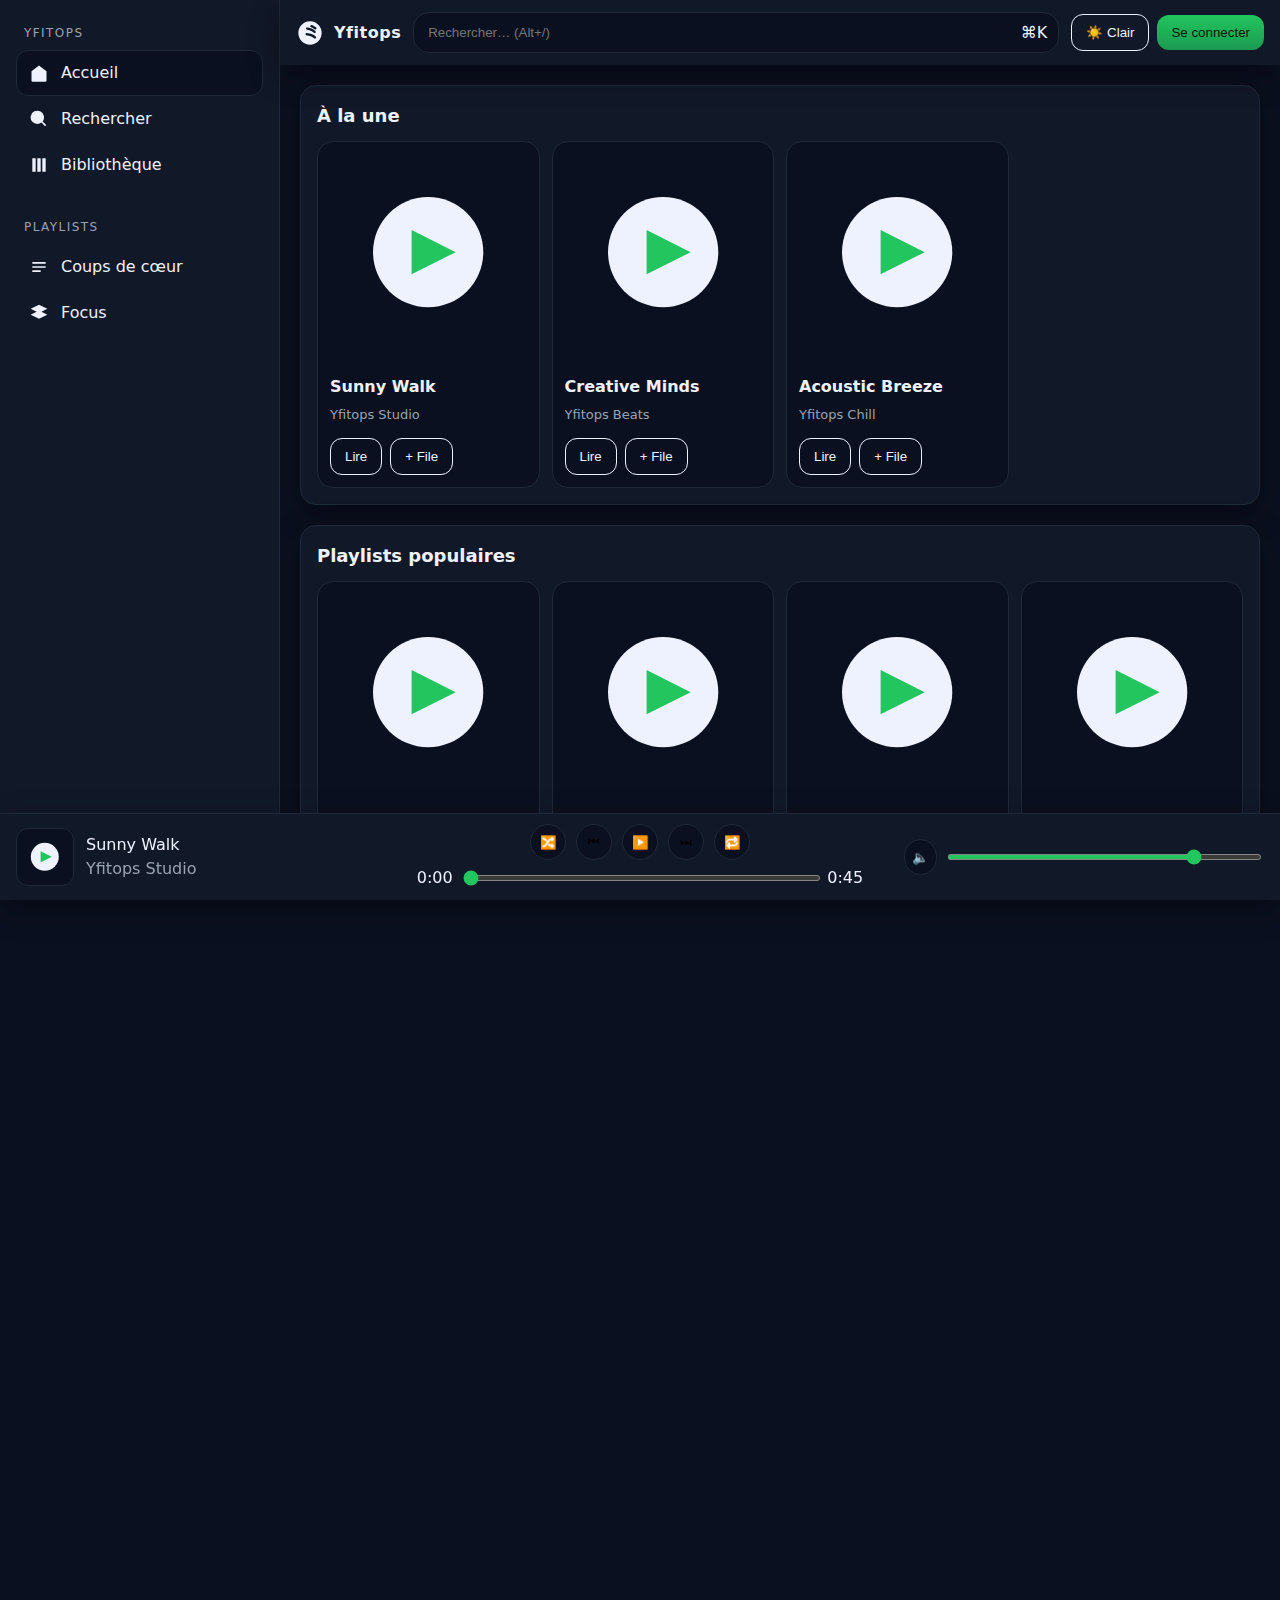
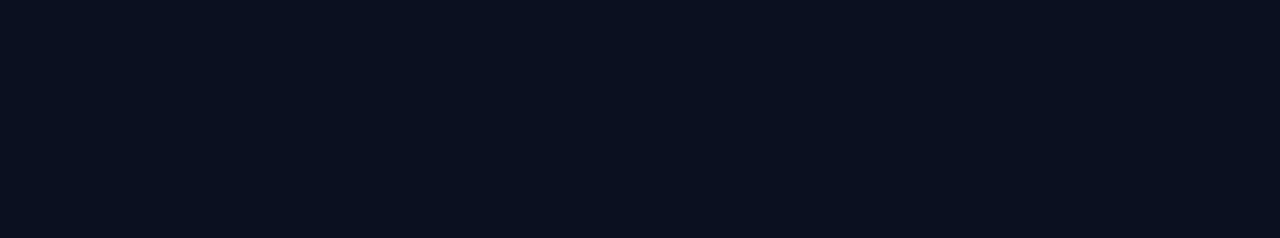
<file: index.html>
<!doctype html>
<html lang="fr">
<head>
    <meta charset="utf-8" />
    <meta name="viewport" content="width=device-width, initial-scale=1" />
    <title>Yfitops — Écoutez de la musique partout</title>
    <meta name="description" content="Yfitops, un clone accessible de Spotify en HTML/CSS/JS (WCAG AA), responsive, sans dépendances." />
    <meta name="theme-color" content="#0f172a" />
    <link rel="stylesheet" href="./style.css">


</head>
<body>
  <a href="#main" class="sr-only" id="skip-link">Aller au contenu</a>

  <div class="app" data-theme="dark">
    <nav class="sidebar" aria-label="Navigation principale">
      <div class="nav-section">
        <div class="nav-title">Yfitops</div>
        <a class="nav-link" href="#home" aria-current="page">
          <svg aria-hidden="true" width="20" height="20" viewBox="0 0 24 24" fill="currentColor"><path d="M3 9.75 12 3l9 6.75V21a1.5 1.5 0 0 1-1.5 1.5H4.5A1.5 1.5 0 0 1 3 21V9.75Z"/></svg>
          <span>Accueil</span>
        </a>
        <a class="nav-link" href="#search">
          <svg aria-hidden="true" width="20" height="20" viewBox="0 0 24 24" fill="currentColor"><path d="M10 18a8 8 0 1 1 6.32-3.1l4.39 4.39-1.41 1.41-4.39-4.39A8 8 0 0 1 10 18Z"/></svg>
          <span>Rechercher</span>
        </a>
        <a class="nav-link" href="#library">
          <svg aria-hidden="true" width="20" height="20" viewBox="0 0 24 24" fill="currentColor"><path d="M4 4h4v16H4zM10 4h4v16h-4zM16 4h4v16h-4z"/></svg>
          <span>Bibliothèque</span>
        </a>
      </div>
      <div class="nav-section">
        <div class="nav-title">Playlists</div>
        <a class="nav-link" href="#picks"><svg aria-hidden="true" width="20" height="20" viewBox="0 0 24 24" fill="currentColor"><path d="M4 6h16v2H4zm0 5h16v2H4zm0 5h10v2H4z"/></svg><span>Coups de cœur</span></a>
        <a class="nav-link" href="#focus"><svg aria-hidden="true" width="20" height="20" viewBox="0 0 24 24" fill="currentColor"><path d="M12 2 2 7l10 5 10-5-10-5zm0 7-10 5 10 5 10-5-10-5z"/></svg><span>Focus</span></a>
      </div>
    </nav>

    <header role="banner">
      <div class="brand" aria-label="Yfitops, aller à l'accueil">
        <svg aria-hidden="true" viewBox="0 0 24 24" fill="currentColor"><path d="M12 2a10 10 0 1 0 10 10A10.011 10.011 0 0 0 12 2Zm4.95 14.536a1 1 0 0 1-1.415.05 9.16 9.16 0 0 0-2.86-1.79 14.89 14.89 0 0 0-3.63-.896 1 1 0 0 1 .274-1.986 16.943 16.943 0 0 1 4.15 1.02 11.129 11.129 0 0 1 3.47 2.173 1 1 0 0 1 .01 1.43ZM17 11a1 1 0 0 1-1.707.707 9.631 9.631 0 0 0-2.147-1.434 13.676 13.676 0 0 0-3.646-1.105 1 1 0 1 1 .36-1.966 15.5 15.5 0 0 1 4.073 1.233A11.542 11.542 0 0 1 17 11Zm.5-3a1 1 0 0 1-1.707.707A12.3 12.3 0 0 0 13 7.17a1 1 0 1 1 .5-1.936 14.25 14.25 0 0 1 3.086 1.652A1 1 0 0 1 17.5 8Z"/></svg>
        <strong class="brand-name" aria-hidden="true">Yfitops</strong>
      </div>

      <form class="search" role="search" aria-label="Rechercher des morceaux ou artistes">
        <label class="sr-only" for="q">Recherche</label>
        <input id="q" name="q" type="search" placeholder="Rechercher… (Alt+/)" autocomplete="off" />
        <span class="icon" aria-hidden="true">⌘K</span>
      </form>

      <div class="header-actions">
        <button id="themeBtn" class="btn" type="button" aria-pressed="false" aria-label="Basculer le thème">Thème</button>
        <button id="loginBtn" class="btn primary" type="button">Se connecter</button>
      </div>
    </header>

    <main id="main" role="main">
      <section class="section" aria-labelledby="s-hero">
        <h2 id="s-hero">À la une</h2>
        <div class="cards" id="heroCards" role="list"></div>
      </section>

      <section class="section" aria-labelledby="s-pop">
        <h2 id="s-pop">Playlists populaires</h2>
        <div class="cards" id="popCards" role="list"></div>
      </section>

      <section class="section" aria-labelledby="s-youtube">
        <h2 id="s-youtube">Playlist YouTube Recommandée</h2>
        <div class="cards" id="youtubeCards" role="list">
          <article class="card" role="listitem">
            <div class="cover" aria-hidden="true">
              <svg viewBox="0 0 24 24" fill="currentColor"><path d="M23.498 6.186a3.016 3.016 0 0 0-2.122-2.136C19.505 3.545 12 3.545 12 3.545s-7.505 0-9.377.505A3.017 3.017 0 0 0 .502 6.186C0 8.07 0 12 0 12s0 3.93.502 5.814a3.016 3.016 0 0 0 2.122 2.136c1.871.505 9.376.505 9.376.505s7.505 0 9.377-.505a3.015 3.015 0 0 0 2.122-2.136C24 15.93 24 12 24 12s0-3.93-.502-5.814zM9.545 15.568V8.432L15.818 12l-6.273 3.568z" fill="#FF0000"/></svg>
            </div>
            <div class="meta">
              <div class="title ellipsis">Playlist YouTube Spéciale</div>
              <div class="subtitle ellipsis">Collection musicale sélectionnée</div>
              <div class="actions">
                <button class="btn" onclick="window.open('https://www.youtube.com/watch?v=Ce-J_lcihEA&list=PLFPYGpFG7Pd1YkemYaOhK2icTngf_hUu8', '_blank')" aria-label="Ouvrir la playlist YouTube">Écouter sur YouTube</button>
              </div>
            </div>
          </article>
        </div>
      </section>

      <section class="section" aria-labelledby="s-upload">
        <h2 id="s-upload">Votre musique</h2>
        <div class="drop" id="drop" role="region" aria-label="Déposer des fichiers audio ici" tabindex="0">
          Glissez-déposez des fichiers .mp3/.wav ici ou <label for="file" style="text-decoration: underline; cursor: pointer;">cliquez pour sélectionner</label>.
          <input id="file" type="file" accept="audio/*" multiple class="sr-only" />
        </div>
        <div id="userTracks" class="cards" role="list" aria-label="Titres importés"></div>
      </section>
    </main>

    <!-- Player -->
    <div class="player" role="region" aria-label="Lecteur audio" data-state="paused">
      <div class="now">
        <div class="cover" aria-hidden="true" style="width:56px;height:56px;background:var(--bg);border:1px solid var(--border);border-radius:12px;display:grid;place-items:center;">
          <svg viewBox="0 0 24 24" fill="currentColor" width="28" height="28"><path d="M12 2a10 10 0 1 0 10 10A10.011 10.011 0 0 0 12 2Z"/><path d="M9 8l8 4-8 4z" fill="#22c55e"/></svg>
        </div>
        <div class="track-text">
          <div id="nowTitle" class="ellipsis" aria-live="polite">Aucun titre</div>
          <div id="nowArtist" class="ellipsis" aria-live="polite" style="color:var(--muted)">—</div>
        </div>
      </div>

      <div class="controls">
        <div class="transport">
          <button class="icon-btn" id="shuffleBtn" type="button" aria-pressed="false" aria-label="Activer le mode aléatoire">🔀</button>
          <button class="icon-btn" id="prevBtn" type="button" aria-label="Piste précédente">⏮</button>
          <button class="icon-btn" id="playBtn" type="button" aria-label="Lecture (Espace)">▶️</button>
          <button class="icon-btn" id="nextBtn" type="button" aria-label="Piste suivante">⏭</button>
          <button class="icon-btn" id="repeatBtn" type="button" aria-pressed="false" aria-label="Activer la répétition">🔁</button>
        </div>
        <div class="progress">
          <span id="currentTime" aria-live="off">0:00</span>
          <input id="seek" type="range" min="0" max="100" value="0" step="1" aria-label="Position de lecture" />
          <span id="duration" aria-live="polite">0:00</span>
        </div>
      </div>

      <div class="right">
        <button class="icon-btn" id="muteBtn" type="button" aria-pressed="false" aria-label="Muet">🔈</button>
        <label for="vol" class="sr-only">Volume</label>
        <input id="vol" type="range" min="0" max="1" step="0.01" value="0.8" aria-label="Volume" />
        <div id="a11yLog" class="sr-only" aria-live="polite"></div>
      </div>

      <audio id="audio" preload="metadata" crossorigin="anonymous"></audio>
    </div>
  </div>
  <script src="./script-corr.js"></script>
</body>
</html>
</file>
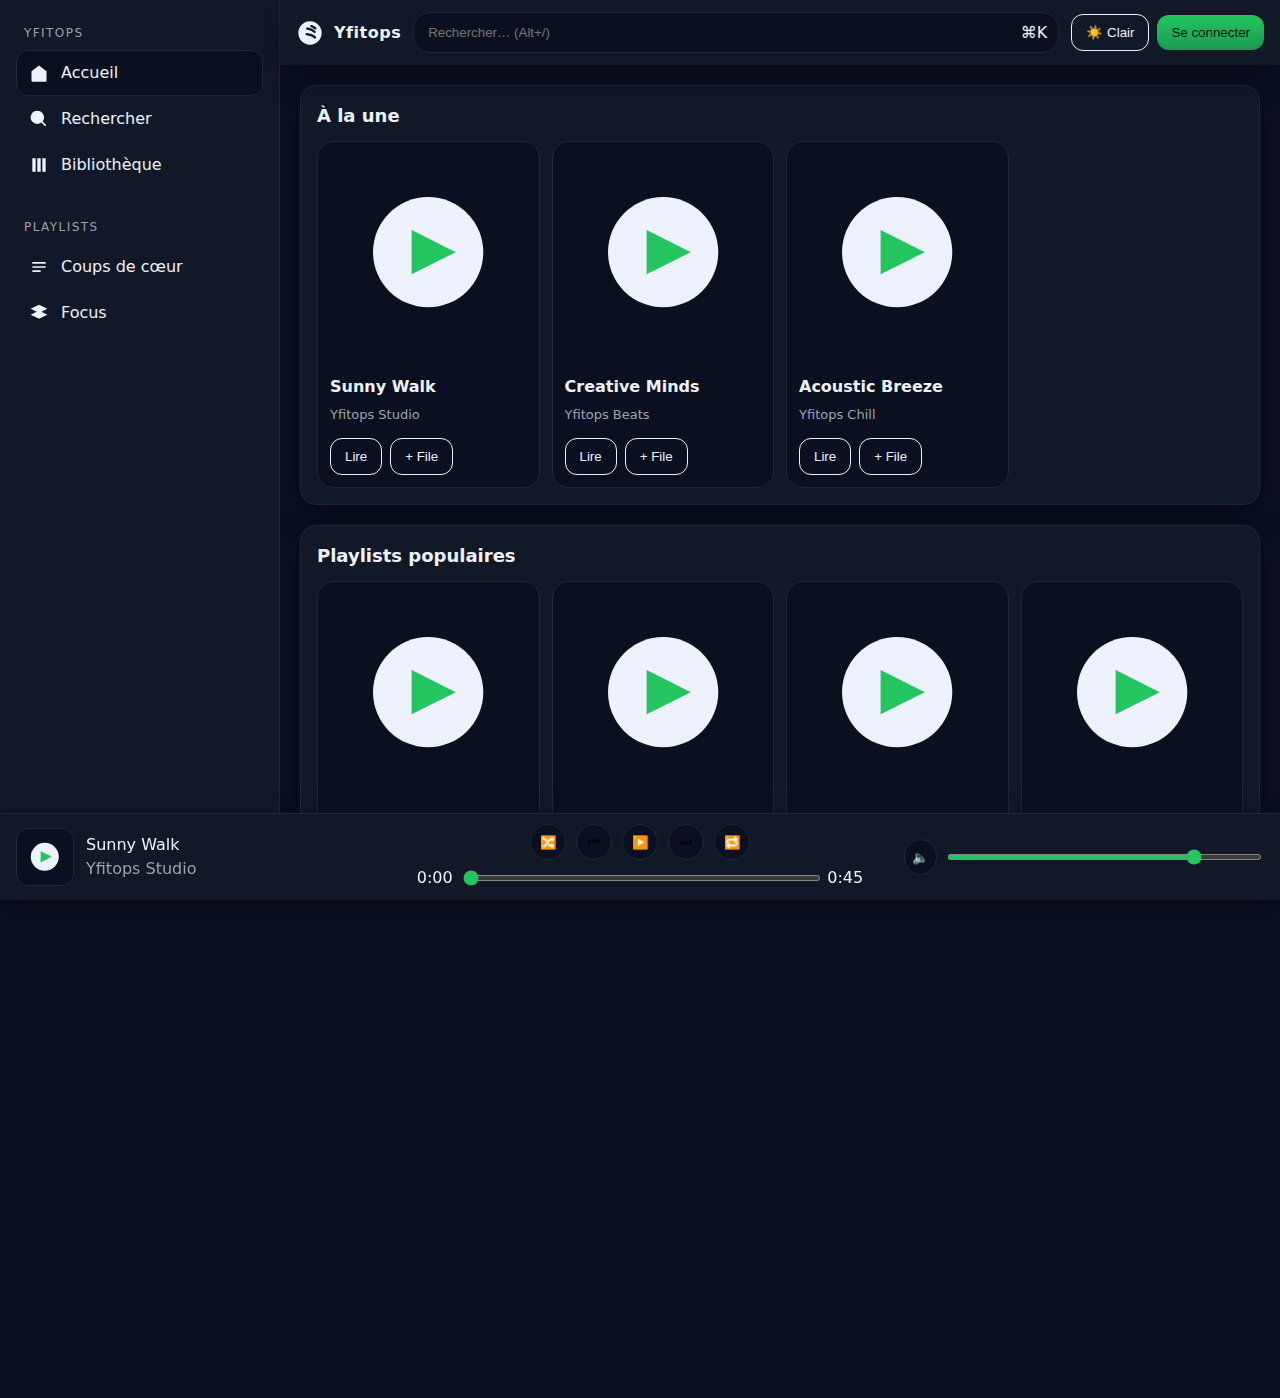
<file: index-test.html>
<!doctype html>
<html lang="fr">
<head>
  <meta charset="utf-8" />
  <meta name="viewport" content="width=device-width, initial-scale=1" />
  <title>Yfitops — Écoutez de la musique partout</title>
  <meta name="description" content="Yfitops, un clone accessible de Spotify en HTML/CSS/JS (WCAG AA), responsive, sans dépendances." />
  <meta name="theme-color" content="#0f172a" />
<link rel="stylesheet" href="./style.css">
</head>
<body>
  <a href="#main" class="sr-only" id="skip-link">Aller au contenu</a>

  <div class="app" data-theme="dark">
    <nav class="sidebar" aria-label="Navigation principale">
      <div class="nav-section">
        <div class="nav-title">Yfitops</div>
        <a class="nav-link" href="#home" aria-current="page">
          <svg aria-hidden="true" width="20" height="20" viewBox="0 0 24 24" fill="currentColor"><path d="M3 9.75 12 3l9 6.75V21a1.5 1.5 0 0 1-1.5 1.5H4.5A1.5 1.5 0 0 1 3 21V9.75Z"/></svg>
          <span>Accueil</span>
        </a>
        <a class="nav-link" href="#search">
          <svg aria-hidden="true" width="20" height="20" viewBox="0 0 24 24" fill="currentColor"><path d="M10 18a8 8 0 1 1 6.32-3.1l4.39 4.39-1.41 1.41-4.39-4.39A8 8 0 0 1 10 18Z"/></svg>
          <span>Rechercher</span>
        </a>
        <a class="nav-link" href="#library">
          <svg aria-hidden="true" width="20" height="20" viewBox="0 0 24 24" fill="currentColor"><path d="M4 4h4v16H4zM10 4h4v16h-4zM16 4h4v16h-4z"/></svg>
          <span>Bibliothèque</span>
        </a>
      </div>
      <div class="nav-section">
        <div class="nav-title">Playlists</div>
        <a class="nav-link" href="#picks"><svg aria-hidden="true" width="20" height="20" viewBox="0 0 24 24" fill="currentColor"><path d="M4 6h16v2H4zm0 5h16v2H4zm0 5h10v2H4z"/></svg><span>Coups de cœur</span></a>
        <a class="nav-link" href="#focus"><svg aria-hidden="true" width="20" height="20" viewBox="0 0 24 24" fill="currentColor"><path d="M12 2 2 7l10 5 10-5-10-5zm0 7-10 5 10 5 10-5-10-5z"/></svg><span>Focus</span></a>
      </div>
    </nav>

    <header role="banner">
      <div class="brand" aria-label="Yfitops, aller à l'accueil">
        <svg aria-hidden="true" viewBox="0 0 24 24" fill="currentColor"><path d="M12 2a10 10 0 1 0 10 10A10.011 10.011 0 0 0 12 2Zm4.95 14.536a1 1 0 0 1-1.415.05 9.16 9.16 0 0 0-2.86-1.79 14.89 14.89 0 0 0-3.63-.896 1 1 0 0 1 .274-1.986 16.943 16.943 0 0 1 4.15 1.02 11.129 11.129 0 0 1 3.47 2.173 1 1 0 0 1 .01 1.43ZM17 11a1 1 0 0 1-1.707.707 9.631 9.631 0 0 0-2.147-1.434 13.676 13.676 0 0 0-3.646-1.105 1 1 0 1 1 .36-1.966 15.5 15.5 0 0 1 4.073 1.233A11.542 11.542 0 0 1 17 11Zm.5-3a1 1 0 0 1-1.707.707A12.3 12.3 0 0 0 13 7.17a1 1 0 1 1 .5-1.936 14.25 14.25 0 0 1 3.086 1.652A1 1 0 0 1 17.5 8Z"/></svg>
        <strong class="brand-name" aria-hidden="true">Yfitops</strong>
      </div>

      <form class="search" role="search" aria-label="Rechercher des morceaux ou artistes">
        <label class="sr-only" for="q">Recherche</label>
        <input id="q" name="q" type="search" placeholder="Rechercher… (Alt+/)" autocomplete="off" />
        <span class="icon" aria-hidden="true">⌘K</span>
      </form>

      <div class="header-actions">
        <button id="themeBtn" class="btn" type="button" aria-pressed="false" aria-label="Basculer le thème">Thème</button>
        <button id="loginBtn" class="btn primary" type="button">Se connecter</button>
      </div>
    </header>

    <main id="main" role="main">
      <section class="section" aria-labelledby="s-hero">
        <h2 id="s-hero">À la une</h2>
        <div class="cards" id="heroCards" role="list"></div>
      </section>

      <section class="section" aria-labelledby="s-pop">
        <h2 id="s-pop">Playlists populaires</h2>
        <div class="cards" id="popCards" role="list"></div>
      </section>

      <section class="section" aria-labelledby="s-upload">
        <h2 id="s-upload">Votre musique</h2>
        <div class="drop" id="drop" role="region" aria-label="Déposer des fichiers audio ici" tabindex="0">
          Glissez-déposez des fichiers .mp3/.wav ici ou <label for="file" style="text-decoration: underline; cursor: pointer;">cliquez pour sélectionner</label>.
          <input id="file" type="file" accept="audio/*" multiple class="sr-only" />
        </div>
        <div id="userTracks" class="cards" role="list" aria-label="Titres importés"></div>
      </section>
    </main>

    <!-- Player -->
    <div class="player" role="region" aria-label="Lecteur audio" data-state="paused">
      <div class="now">
        <div class="cover" aria-hidden="true" style="width:56px;height:56px;background:var(--bg);border:1px solid var(--border);border-radius:12px;display:grid;place-items:center;">
          <svg viewBox="0 0 24 24" fill="currentColor" width="28" height="28"><path d="M12 2a10 10 0 1 0 10 10A10.011 10.011 0 0 0 12 2Z"/><path d="M9 8l8 4-8 4z" fill="#22c55e"/></svg>
        </div>
        <div class="track-text">
          <div id="nowTitle" class="ellipsis" aria-live="polite">Aucun titre</div>
          <div id="nowArtist" class="ellipsis" aria-live="polite" style="color:var(--muted)">—</div>
        </div>
      </div>

      <div class="controls">
        <div class="transport">
          <button class="icon-btn" id="shuffleBtn" type="button" aria-pressed="false" aria-label="Activer le mode aléatoire">🔀</button>
          <button class="icon-btn" id="prevBtn" type="button" aria-label="Piste précédente">⏮</button>
          <button class="icon-btn" id="playBtn" type="button" aria-label="Lecture (Espace)">▶️</button>
          <button class="icon-btn" id="nextBtn" type="button" aria-label="Piste suivante">⏭</button>
          <button class="icon-btn" id="repeatBtn" type="button" aria-pressed="false" aria-label="Activer la répétition">🔁</button>
        </div>
        <div class="progress">
          <span id="currentTime" aria-live="off">0:00</span>
          <input id="seek" type="range" min="0" max="100" value="0" step="1" aria-label="Position de lecture" />
          <span id="duration" aria-live="polite">0:00</span>
        </div>
      </div>

      <div class="right">
        <button class="icon-btn" id="muteBtn" type="button" aria-pressed="false" aria-label="Muet">🔈</button>
        <label for="vol" class="sr-only">Volume</label>
        <input id="vol" type="range" min="0" max="1" step="0.01" value="0.8" aria-label="Volume" />
        <div id="a11yLog" class="sr-only" aria-live="polite"></div>
      </div>

      <audio id="audio" preload="metadata"></audio>
    </div>
  </div>

<script src="./script-corr.js"></script>
</body>
</html>
</file>
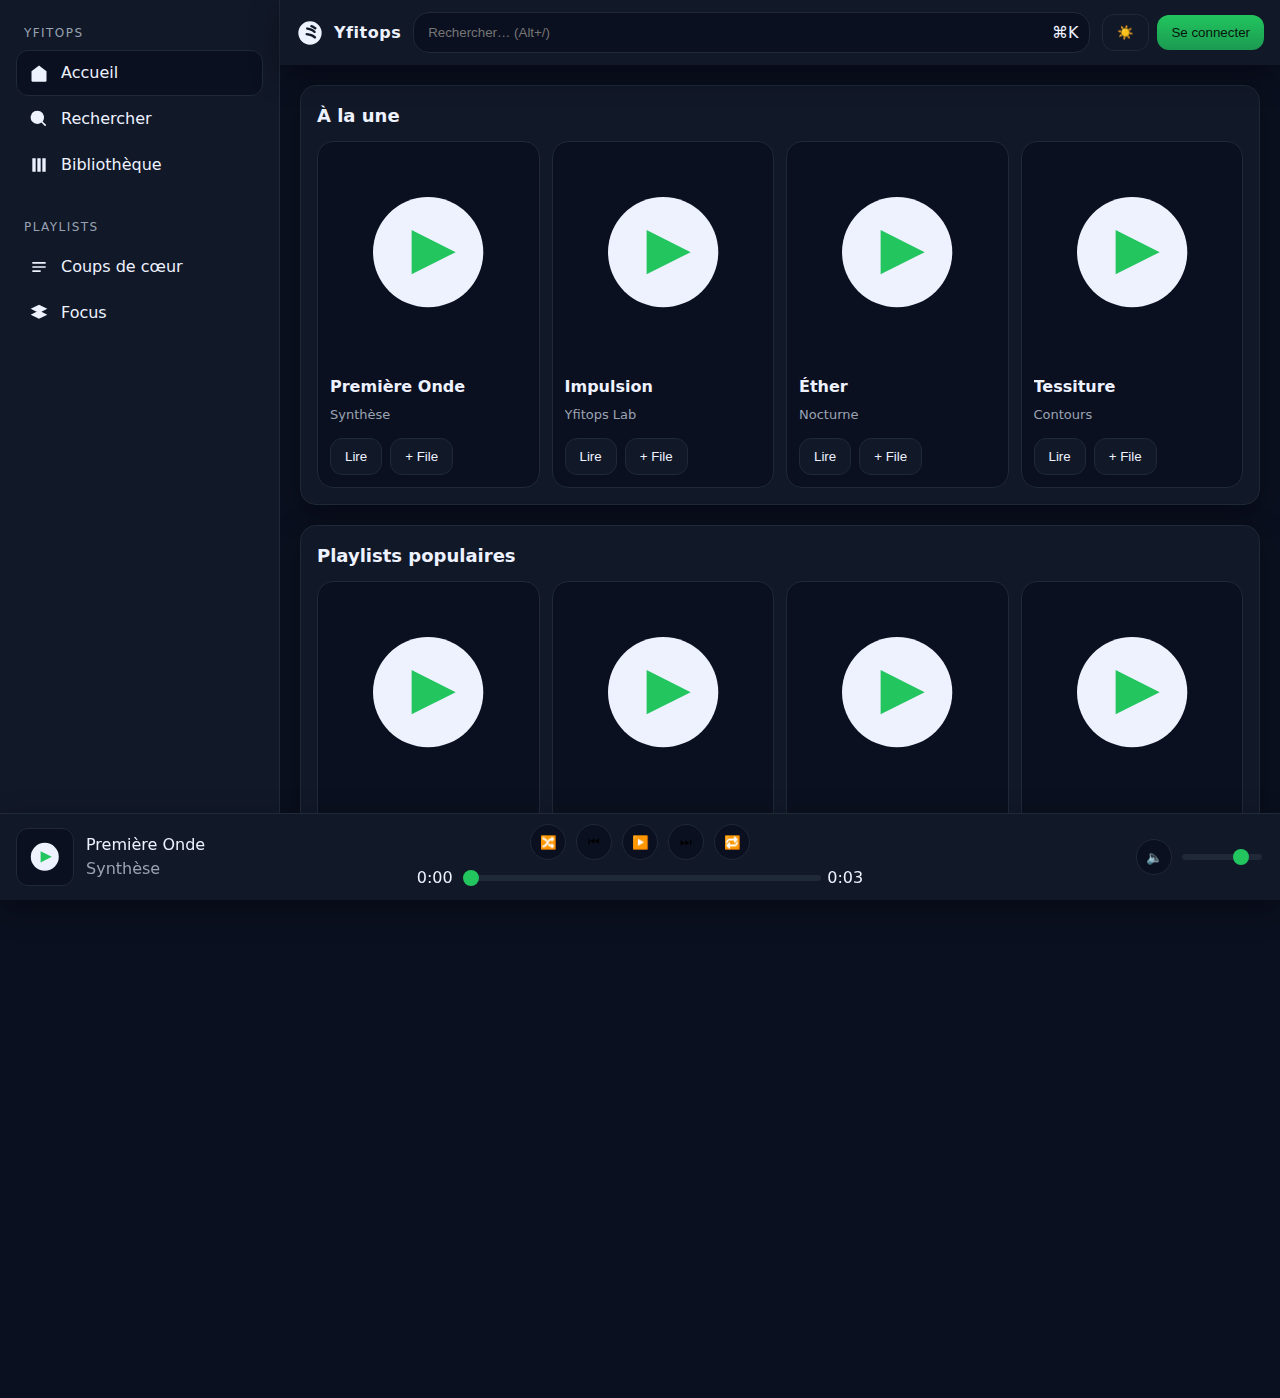
<file: page.html>
<!doctype html>
<html lang="fr">
<head>
  <meta charset="utf-8" />
  <meta name="viewport" content="width=device-width, initial-scale=1" />
  <title>Yfitops — Écoutez de la musique partout</title>
  <meta name="description" content="Yfitops, un clone accessible de Spotify en HTML/CSS/JS (WCAG AA), responsive, sans dépendances." />
  <meta name="theme-color" content="#0f172a" />
  <style>
    /* ======= Design tokens (high contrast) ======= */
    :root {
      --bg: #0b1020;            /* slate-950-ish */
      --panel: #111828;         /* slate-900 */
      --muted: #9aa3b2;         /* slate-400 */
      --text: #eef2ff;          /* indigo-50 */
      --accent: #22c55e;        /* green-500 */
      --accent-2: #60a5fa;      /* blue-400 */
      --danger: #ef4444;        /* red-500 */
      --focus: #fde047;         /* yellow-300 */
      --border: #1f2937;        /* slate-800 */
      --shadow: 0 10px 30px rgba(0,0,0,.35);
      --radius: 16px;
      --radius-sm: 12px;
      --trans: 160ms ease;
    }

    [data-theme="light"] {
      --bg: #f4f5f7;
      --panel: #ffffff;
      --muted: #4b5563;
      --text: #0b1020;
      --accent: #16a34a;
      --accent-2: #2563eb;
      --danger: #dc2626;
      --focus: #ca8a04;
      --border: #e5e7eb;
      --shadow: 0 10px 30px rgba(0,0,0,.08);
    }

    /* ======= Base ======= */
    html, body { height: 100%; }
    body {
      margin: 0;
      color: var(--text);
      background: var(--bg);
      font: 16px/1.5 system-ui, -apple-system, Segoe UI, Roboto, Ubuntu, Cantarell, Noto Sans, Helvetica, Arial, "Apple Color Emoji", "Segoe UI Emoji";
      -webkit-font-smoothing: antialiased;
      -moz-osx-font-smoothing: grayscale;
    }

    .sr-only { position: absolute; width: 1px; height: 1px; padding: 0; margin: -1px; overflow: hidden; clip: rect(0,0,0,0); white-space: nowrap; border: 0; }

    a, button { cursor: pointer; }
    :focus-visible { outline: 3px solid var(--focus); outline-offset: 2px; border-radius: 6px; }

    /* Reduced motion */
    @media (prefers-reduced-motion: reduce) {
      * { animation: none !important; transition: none !important; scroll-behavior: auto !important; }
    }

    /* ======= App layout ======= */
    .app {
      display: grid;
      grid-template-columns: 280px 1fr;
      grid-template-rows: auto 1fr auto; /* header, main, player */
      grid-template-areas:
        "sidebar header"
        "sidebar main"
        "player player";
      height: 100dvh; /* mobile safe */
    }

    header {
      grid-area: header;
      display: flex;
      align-items: center;
      gap: 12px;
      padding: 12px 16px;
      background: var(--panel);
      box-shadow: var(--shadow);
      z-index: 3;
    }

    .brand { display: flex; align-items: center; gap: 10px; margin-right: auto; }
    .brand svg { width: 28px; height: 28px; }
    .brand-name { font-weight: 800; letter-spacing: .5px; }

    .search {
      position: relative;
      flex: 1 1 420px;
      max-width: 680px;
    }
    .search input {
      width: 100%;
      padding: 12px 44px 12px 14px;
      background: var(--bg);
      border: 1px solid var(--border);
      color: var(--text);
      border-radius: var(--radius);
    }
    .search .icon { position: absolute; right: 12px; top: 50%; transform: translateY(-50%); }

    .header-actions { display: flex; align-items: center; gap: 8px; }
    .btn {
      display: inline-flex; align-items: center; gap: 8px; justify-content: center;
      padding: 10px 14px; border-radius: var(--radius-sm);
      border: 1px solid var(--border); background: var(--panel); color: var(--text);
      transition: transform var(--trans), background var(--trans), border-color var(--trans);
    }
    .btn:hover { transform: translateY(-1px); border-color: var(--muted); }
    .btn.primary { background: linear-gradient(180deg, var(--accent), #1b9a51); color: #07150c; border: none; }

    nav.sidebar {
      grid-area: sidebar;
      display: flex; flex-direction: column; gap: 12px;
      background: var(--panel);
      border-right: 1px solid var(--border);
      padding: 16px;
      overflow-y: auto;
    }
    .nav-section { margin-bottom: 10px; }
    .nav-title { font-size: 12px; text-transform: uppercase; color: var(--muted); letter-spacing: .12em; padding: 8px 8px; }
    .nav-link { display: flex; align-items: center; gap: 12px; padding: 10px 12px; border-radius: 12px; color: var(--text); text-decoration: none; border: 1px solid transparent; }
    .nav-link[aria-current="page"], .nav-link:hover { background: var(--bg); border-color: var(--border); }

    main {
      grid-area: main;
      overflow: auto;
      padding: 20px;
      display: grid;
      gap: 20px;
      grid-template-columns: 1fr;
    }

    .section { background: var(--panel); border: 1px solid var(--border); border-radius: var(--radius); padding: 16px; box-shadow: var(--shadow); }
    .section h2 { margin: 0 0 12px; font-size: 18px; }

    .cards { display: grid; gap: 12px; grid-template-columns: repeat(auto-fill, minmax(180px, 1fr)); }
    .card {
      background: var(--bg); border: 1px solid var(--border); border-radius: 16px; overflow: hidden; display: flex; flex-direction: column;
      transition: transform var(--trans), border-color var(--trans);
    }
    .card:hover { transform: translateY(-2px); border-color: var(--muted); }
    .cover { aspect-ratio: 1 / 1; display: grid; place-items: center; }
    .cover svg { width: 60%; height: 60%; }
    .card .meta { padding: 12px; display: grid; gap: 6px; }
    .card .title { font-weight: 700; }
    .card .subtitle { font-size: 13px; color: var(--muted); }
    .card .actions { margin-top: 8px; display: flex; gap: 8px; }

    /* Player */
    .player {
      grid-area: player;
      display: grid; grid-template-columns: 360px 1fr 360px; align-items: center; gap: 16px;
      padding: 10px 16px; background: var(--panel); border-top: 1px solid var(--border); box-shadow: var(--shadow);
      position: sticky; bottom: 0; z-index: 10;
    }
    .now { display: flex; align-items: center; gap: 12px; min-width: 0; }
    .now .track-text { min-width: 0; }
    .ellipsis { overflow: hidden; text-overflow: ellipsis; white-space: nowrap; }
    .controls { display: flex; flex-direction: column; align-items: center; gap: 6px; }
    .transport { display: flex; align-items: center; gap: 10px; }
    .icon-btn { border: 1px solid var(--border); background: var(--bg); border-radius: 999px; width: 36px; height: 36px; display: grid; place-items: center; transition: all var(--trans); }
    .icon-btn:hover { transform: scale(1.05); border-color: var(--muted); }
    .icon-btn[aria-pressed="true"] { background: var(--accent-2); color: white; }

    .progress { display: grid; grid-template-columns: auto 1fr auto; align-items: center; gap: 8px; width: min(700px, 90%); }
    input[type="range"] { 
      width: 100%; height: 6px; accent-color: var(--accent); 
      -webkit-appearance: none; appearance: none; background: var(--border); border-radius: 3px;
    }
    input[type="range"]::-webkit-slider-thumb {
      -webkit-appearance: none; appearance: none; width: 16px; height: 16px; border-radius: 50%;
      background: var(--accent); cursor: pointer;
    }
    input[type="range"]::-moz-range-thumb {
      width: 16px; height: 16px; border-radius: 50%; background: var(--accent); cursor: pointer; border: none;
    }

    .right { display: flex; align-items: center; gap: 8px; justify-content: flex-end; }

    /* Upload area */
    .drop {
      border: 2px dashed var(--border); border-radius: var(--radius);
      padding: 16px; color: var(--muted); text-align: center; cursor: pointer;
      transition: border-color var(--trans);
    }
    .drop:hover { border-color: var(--accent-2); }
    .drop[aria-busy="true"] { opacity: .6; }

    /* ======= Responsive ======= */
    @media (max-width: 1000px) {
      .app { grid-template-columns: 84px 1fr; }
      .nav-title { display: none; }
      .nav-link span { display: none; }
    }

    @media (max-width: 760px) {
      header { position: sticky; top: 0; }
      .search { flex-basis: auto; }
      .player { grid-template-columns: 1fr; gap: 6px; }
      .now { justify-content: center; }
      .right { justify-content: center; }
    }
  </style>
</head>
<body>
  <a href="#main" class="sr-only" id="skip-link">Aller au contenu</a>

  <div class="app" data-theme="dark">
    <nav class="sidebar" aria-label="Navigation principale">
      <div class="nav-section">
        <div class="nav-title">Yfitops</div>
        <a class="nav-link" href="#home" aria-current="page">
          <svg aria-hidden="true" width="20" height="20" viewBox="0 0 24 24" fill="currentColor"><path d="M3 9.75 12 3l9 6.75V21a1.5 1.5 0 0 1-1.5 1.5H4.5A1.5 1.5 0 0 1 3 21V9.75Z"/></svg>
          <span>Accueil</span>
        </a>
        <a class="nav-link" href="#search">
          <svg aria-hidden="true" width="20" height="20" viewBox="0 0 24 24" fill="currentColor"><path d="M10 18a8 8 0 1 1 6.32-3.1l4.39 4.39-1.41 1.41-4.39-4.39A8 8 0 0 1 10 18Z"/></svg>
          <span>Rechercher</span>
        </a>
        <a class="nav-link" href="#library">
          <svg aria-hidden="true" width="20" height="20" viewBox="0 0 24 24" fill="currentColor"><path d="M4 4h4v16H4zM10 4h4v16h-4zM16 4h4v16h-4z"/></svg>
          <span>Bibliothèque</span>
        </a>
      </div>
      <div class="nav-section">
        <div class="nav-title">Playlists</div>
        <a class="nav-link" href="#picks"><svg aria-hidden="true" width="20" height="20" viewBox="0 0 24 24" fill="currentColor"><path d="M4 6h16v2H4zm0 5h16v2H4zm0 5h10v2H4z"/></svg><span>Coups de cœur</span></a>
        <a class="nav-link" href="#focus"><svg aria-hidden="true" width="20" height="20" viewBox="0 0 24 24" fill="currentColor"><path d="M12 2 2 7l10 5 10-5-10-5zm0 7-10 5 10 5 10-5-10-5z"/></svg><span>Focus</span></a>
      </div>
    </nav>

    <header role="banner">
      <div class="brand" aria-label="Yfitops, aller à l'accueil">
        <svg aria-hidden="true" viewBox="0 0 24 24" fill="currentColor"><path d="M12 2a10 10 0 1 0 10 10A10.011 10.011 0 0 0 12 2Zm4.95 14.536a1 1 0 0 1-1.415.05 9.16 9.16 0 0 0-2.86-1.79 14.89 14.89 0 0 0-3.63-.896 1 1 0 0 1 .274-1.986 16.943 16.943 0 0 1 4.15 1.02 11.129 11.129 0 0 1 3.47 2.173 1 1 0 0 1 .01 1.43ZM17 11a1 1 0 0 1-1.707.707 9.631 9.631 0 0 0-2.147-1.434 13.676 13.676 0 0 0-3.646-1.105 1 1 0 1 1 .36-1.966 15.5 15.5 0 0 1 4.073 1.233A11.542 11.542 0 0 1 17 11Zm.5-3a1 1 0 0 1-1.707.707A12.3 12.3 0 0 0 13 7.17a1 1 0 1 1 .5-1.936 14.25 14.25 0 0 1 3.086 1.652A1 1 0 0 1 17.5 8Z"/></svg>
        <strong class="brand-name" aria-hidden="true">Yfitops</strong>
      </div>

      <form class="search" role="search" aria-label="Rechercher des morceaux ou artistes">
        <label class="sr-only" for="q">Recherche</label>
        <input id="q" name="q" type="search" placeholder="Rechercher… (Alt+/)" autocomplete="off" />
        <span class="icon" aria-hidden="true">⌘K</span>
      </form>

      <div class="header-actions">
        <button id="themeBtn" class="btn" type="button" aria-pressed="false" aria-label="Basculer le thème">🌙</button>
        <button id="loginBtn" class="btn primary" type="button">Se connecter</button>
      </div>
    </header>

    <main id="main" role="main">
      <section class="section" aria-labelledby="s-hero">
        <h2 id="s-hero">À la une</h2>
        <div class="cards" id="heroCards" role="list"></div>
      </section>

      <section class="section" aria-labelledby="s-pop">
        <h2 id="s-pop">Playlists populaires</h2>
        <div class="cards" id="popCards" role="list"></div>
      </section>

      <section class="section" aria-labelledby="s-upload">
        <h2 id="s-upload">Votre musique</h2>
        <div class="drop" id="drop" role="region" aria-label="Déposer des fichiers audio ici" tabindex="0">
          Glissez-déposez des fichiers .mp3/.wav ici ou <label for="file" style="text-decoration: underline; cursor: pointer;">cliquez pour sélectionner</label>.
          <input id="file" type="file" accept="audio/*" multiple class="sr-only" />
        </div>
        <div id="userTracks" class="cards" role="list" aria-label="Titres importés"></div>
      </section>
    </main>

    <!-- Player -->
    <div class="player" role="region" aria-label="Lecteur audio" data-state="paused">
      <div class="now">
        <div class="cover" aria-hidden="true" style="width:56px;height:56px;background:var(--bg);border:1px solid var(--border);border-radius:12px;display:grid;place-items:center;">
          <svg viewBox="0 0 24 24" fill="currentColor" width="28" height="28"><path d="M12 2a10 10 0 1 0 10 10A10.011 10.011 0 0 0 12 2Z"/><path d="M9 8l8 4-8 4z" fill="#22c55e"/></svg>
        </div>
        <div class="track-text">
          <div id="nowTitle" class="ellipsis" aria-live="polite">Aucun titre</div>
          <div id="nowArtist" class="ellipsis" aria-live="polite" style="color:var(--muted)">—</div>
        </div>
      </div>

      <div class="controls">
        <div class="transport">
          <button class="icon-btn" id="shuffleBtn" type="button" aria-pressed="false" aria-label="Activer le mode aléatoire">🔀</button>
          <button class="icon-btn" id="prevBtn" type="button" aria-label="Piste précédente">⏮</button>
          <button class="icon-btn" id="playBtn" type="button" aria-label="Lecture (Espace)">▶️</button>
          <button class="icon-btn" id="nextBtn" type="button" aria-label="Piste suivante">⏭</button>
          <button class="icon-btn" id="repeatBtn" type="button" aria-pressed="false" aria-label="Activer la répétition">🔁</button>
        </div>
        <div class="progress">
          <span id="currentTime" aria-live="off" style="font-variant-numeric: tabular-nums;">0:00</span>
          <input id="seek" type="range" min="0" max="100" value="0" step="1" aria-label="Position de lecture" />
          <span id="duration" aria-live="polite" style="font-variant-numeric: tabular-nums;">0:00</span>
        </div>
      </div>

      <div class="right">
        <button class="icon-btn" id="muteBtn" type="button" aria-pressed="false" aria-label="Muet">🔈</button>
        <label for="vol" class="sr-only">Volume</label>
        <input id="vol" type="range" min="0" max="1" step="0.01" value="0.8" aria-label="Volume" style="width: 80px;" />
        <div id="a11yLog" class="sr-only" aria-live="polite"></div>
      </div>

      <audio id="audio" preload="metadata"></audio>
    </div>
  </div>

  <script>
    // ======= Helpers & State =======
    const $ = sel => document.querySelector(sel);
    const $$ = sel => Array.from(document.querySelectorAll(sel));

    const state = {
      theme: 'dark',
      queue: [],         // { id, title, artist, src, cover, duration }
      current: -1,
      repeat: false,
      shuffle: false,
    };

    function saveTheme() {
      try { localStorage.setItem('yfitops-theme', state.theme); } catch {}
    }
    function loadTheme() {
      try { return localStorage.getItem('yfitops-theme') || 'dark'; } catch { return 'dark'; }
    }

    function formatTime(t) {
      if (!isFinite(t) || t < 0) t = 0;
      const m = Math.floor(t / 60);
      const s = Math.floor(t % 60);
      return m + ':' + String(s).padStart(2, '0');
    }

    function announce(msg) { const log = $('#a11yLog'); log.textContent = msg; }

    // ======= Tone generator (creates a small WAV so the player works out-of-the-box) =======
    function createSineWaveBlob(seconds = 2, freq = 440, sampleRate = 44100) {
      const length = seconds * sampleRate;
      const headerSize = 44;
      const buffer = new ArrayBuffer(headerSize + length * 2);
      const view = new DataView(buffer);

      // Write WAV header (PCM 16-bit mono)
      function writeString(offset, str) { for (let i=0; i<str.length; i++) view.setUint8(offset+i, str.charCodeAt(i)); }
      function write16(offset, value) { view.setUint16(offset, value, true); }
      function write32(offset, value) { view.setUint32(offset, value, true); }

      writeString(0, 'RIFF');
      write32(4, 36 + length * 2);
      writeString(8, 'WAVE');
      writeString(12, 'fmt ');
      write32(16, 16);              // PCM chunk size
      write16(20, 1);               // Audio format 1=PCM
      write16(22, 1);               // channels
      write32(24, sampleRate);
      write32(28, sampleRate * 2);  // byte rate
      write16(32, 2);               // block align
      write16(34, 16);              // bits per sample
      writeString(36, 'data');
      write32(40, length * 2);

      // PCM data
      let offset = 44;
      for (let i = 0; i < length; i++) {
        const t = i / sampleRate;
        const sample = Math.sin(2 * Math.PI * freq * t) * 0.3; // -10 dBFS approx
        const s = Math.max(-1, Math.min(1, sample));
        view.setInt16(offset, s * 0x7fff, true);
        offset += 2;
      }

      return new Blob([buffer], { type: 'audio/wav' });
    }

    // ======= Mock catalog =======
    const demoBlob = createSineWaveBlob(3, 494); // 3s note (B4)
    const demoURL = URL.createObjectURL(demoBlob);
    const CATALOG = [
      { id: 'd1', title: 'Première Onde', artist: 'Synthèse', src: demoURL },
      { id: 'd2', title: 'Impulsion', artist: 'Yfitops Lab', src: demoURL },
      { id: 'd3', title: 'Éther', artist: 'Nocturne', src: demoURL },
      { id: 'd4', title: 'Tessiture', artist: 'Contours', src: demoURL },
      { id: 'd5', title: 'Aurore', artist: 'Horizon', src: demoURL },
      { id: 'd6', title: 'Resonance', artist: 'Echo Studio', src: demoURL },
      { id: 'd7', title: 'Vibration', artist: 'Wave Collective', src: demoURL }
    ];

    // ======= UI Bootstrap =======
    function cardTemplate(track) {
      return `
        <article class="card" role="listitem">
          <div class="cover" aria-hidden="true">
            <svg viewBox="0 0 24 24" fill="currentColor"><circle cx="12" cy="12" r="10"/><path d="M9 8l8 4-8 4z" fill="#22c55e"/></svg>
          </div>
          <div class="meta">
            <div class="title ellipsis" title="${track.title}">${track.title}</div>
            <div class="subtitle ellipsis" title="${track.artist}">${track.artist}</div>
            <div class="actions">
              <button class="btn" data-action="play" data-id="${track.id}" aria-label="Lire ${track.title} par ${track.artist}">Lire</button>
              <button class="btn" data-action="queue" data-id="${track.id}" aria-label="Ajouter ${track.title} à la file d'attente">+ File</button>
            </div>
          </div>
        </article>`;
    }

    function renderSections() {
      $('#heroCards').innerHTML = CATALOG.slice(0, 4).map(cardTemplate).join('');
      $('#popCards').innerHTML = CATALOG.slice().reverse().map(cardTemplate).join('');
    }

    // ======= Player Logic =======
    const audio = $('#audio');
    const playBtn = $('#playBtn');
    const prevBtn = $('#prevBtn');
    const nextBtn = $('#nextBtn');
    const repeatBtn = $('#repeatBtn');
    const shuffleBtn = $('#shuffleBtn');
    const muteBtn = $('#muteBtn');
    const seek = $('#seek');
    const vol = $('#vol');
    const nowTitle = $('#nowTitle');
    const nowArtist = $('#nowArtist');
    const currentTimeEl = $('#currentTime');
    const durationEl = $('#duration');

    function setQueue(list) { state.queue = list.slice(); }
    setQueue(CATALOG);

    function load(index) {
      if (index < 0 || index >= state.queue.length) return;
      state.current = index;
      const t = state.queue[index];
      audio.src = t.src;
      nowTitle.textContent = t.title;
      nowArtist.textContent = t.artist;
      document.title = `${t.title} • ${t.artist} — Yfitops`;
      announce(`Chargé: ${t.title} par ${t.artist}`);
    }

    function play() {
      if (!audio.src) load(0);
      audio.play().then(() => {
        $('.player').dataset.state = 'playing';
        playBtn.textContent = '⏸';
        playBtn.setAttribute('aria-label', 'Pause (Espace)');
        announce('Lecture');
      }).catch(err => {
        console.log('Erreur de lecture:', err);
        announce('Erreur de lecture');
      });
    }

    function pause() {
      audio.pause();
      $('.player').dataset.state = 'paused';
      playBtn.textContent = '▶️';
      playBtn.setAttribute('aria-label', 'Lecture (Espace)');
      announce('Pause');
    }

    function togglePlay() { audio.paused ? play() : pause(); }
    
    function prev() { 
      if (state.queue.length) { 
        const i = state.current > 0 ? state.current - 1 : state.queue.length - 1; 
        load(i); 
        if (!audio.paused) play(); 
      } 
    }
    
    function next(auto=false) {
      if (!state.queue.length) return;
      let i = state.current + 1;
      if (state.shuffle) i = Math.floor(Math.random() * state.queue.length);
      if (i >= state.queue.length) i = 0;
      if (auto && state.repeat) i = state.current; // repeat current
      load(i); 
      if (!audio.paused || auto) play();
    }

    function setRepeat(v) { 
      state.repeat = v; 
      repeatBtn.setAttribute('aria-pressed', String(v)); 
      repeatBtn.style.background = v ? 'var(--accent-2)' : 'var(--bg)';
      announce(v ? 'Répétition activée' : 'Répétition désactivée'); 
    }
    
    function setShuffle(v) { 
      state.shuffle = v; 
      shuffleBtn.setAttribute('aria-pressed', String(v)); 
      shuffleBtn.style.background = v ? 'var(--accent-2)' : 'var(--bg)';
      announce(v ? 'Aléatoire activé' : 'Aléatoire désactivé'); 
    }

    // Events
    playBtn.addEventListener('click', togglePlay);
    prevBtn.addEventListener('click', prev);
    nextBtn.addEventListener('click', () => next(false));
    repeatBtn.addEventListener('click', () => setRepeat(!state.repeat));
    shuffleBtn.addEventListener('click', () => setShuffle(!state.shuffle));

    muteBtn.addEventListener('click', () => {
      audio.muted = !audio.muted;
      muteBtn.setAttribute('aria-pressed', String(audio.muted));
      muteBtn.textContent = audio.muted ? '🔇' : '🔈';
      muteBtn.style.background = audio.muted ? 'var(--danger)' : 'var(--bg)';
      announce(audio.muted ? 'Son coupé' : 'Son rétabli');
    });

    vol.addEventListener('input', () => { 
      audio.volume = parseFloat(vol.value); 
      announce(`Volume: ${Math.round(audio.volume * 100)}%`);
    });

    audio.addEventListener('timeupdate', () => {
      currentTimeEl.textContent = formatTime(audio.currentTime);
      seek.value = audio.duration ? Math.round((audio.currentTime / audio.duration) * 100) : 0;
    });

    audio.addEventListener('loadedmetadata', () => {
      durationEl.textContent = formatTime(audio.duration);
      seek.max = 100;
    });

    audio.addEventListener('ended', () => {
      if (state.repeat) {
        audio.currentTime = 0;
        play();
      } else {
        next(true);
      }
    });

    let seeking = false;
    seek.addEventListener('mousedown', () => { seeking = true; });
    seek.addEventListener('mouseup', () => { seeking = false; });
    seek.addEventListener('input', () => {
      if (!audio.duration || seeking) return;
      const pct = parseFloat(seek.value) / 100;
      audio.currentTime = pct * audio.duration;
    });

    // Keyboard shortcuts (WCAG: ensure they don't conflict & are discoverable)
    document.addEventListener('keydown', (e) => {
      if (e.target.tagName === 'INPUT' && e.target.type !== 'range') return;
      
      if (e.key === ' ') { 
        e.preventDefault(); 
        togglePlay(); 
      }
      if ((e.altKey || e.metaKey) && e.key === '/') { 
        e.preventDefault(); 
        $('#q').focus(); 
      }
      if (e.key === 'ArrowRight' && audio.duration) { 
        e.preventDefault();
        audio.currentTime = Math.min(audio.duration, audio.currentTime + 5); 
      }
      if (e.key === 'ArrowLeft' && audio.duration) { 
        e.preventDefault();
        audio.currentTime = Math.max(0, audio.currentTime - 5); 
      }
      if (e.key === 'ArrowUp') {
        e.preventDefault();
        vol.value = Math.min(1, parseFloat(vol.value) + 0.1);
        audio.volume = parseFloat(vol.value);
        announce(`Volume: ${Math.round(audio.volume * 100)}%`);
      }
      if (e.key === 'ArrowDown') {
        e.preventDefault();
        vol.value = Math.max(0, parseFloat(vol.value) - 0.1);
        audio.volume = parseFloat(vol.value);
        announce(`Volume: ${Math.round(audio.volume * 100)}%`);
      }
    }, { passive: false });

    // Delegate play/queue buttons
    document.addEventListener('click', (e) => {
      const btn = e.target.closest('button[data-action]');
      if (!btn) return;
      const id = btn.getAttribute('data-id');
      const idx = state.queue.findIndex(t => t.id === id);
      if (btn.dataset.action === 'play') { 
        if (idx !== -1) { 
          load(idx); 
          play(); 
        } 
      }
      if (btn.dataset.action === 'queue') { 
        announce('Ajouté à la file: ' + (state.queue[idx]?.title || 'Titre')); 
      }
    });

    // Upload / Drag & Drop
    const drop = $('#drop');
    const fileInput = $('#file');
    
    drop.addEventListener('dragover', (e) => { 
      e.preventDefault(); 
      drop.style.borderColor = 'var(--accent-2)'; 
    });
    
    drop.addEventListener('dragleave', () => { 
      drop.style.borderColor = 'var(--border)'; 
    });
    
    drop.addEventListener('drop', (e) => { 
      e.preventDefault(); 
      drop.style.borderColor = 'var(--border)'; 
      handleFiles(e.dataTransfer.files); 
    });
    
    drop.addEventListener('click', (e) => {
      if (e.target.tagName !== 'INPUT') {
        fileInput.click();
      }
    });
    
    drop.addEventListener('keydown', (e) => { 
      if (e.key === 'Enter' || e.key === ' ') { 
        e.preventDefault(); 
        fileInput.click(); 
      } 
    });
    
    fileInput.addEventListener('change', () => handleFiles(fileInput.files));

    function handleFiles(files) {
      if (!files || !files.length) return;
      drop.setAttribute('aria-busy', 'true');
      
      const newTracks = [];
      Array.from(files).forEach((f, i) => {
        if (f.type.startsWith('audio/')) {
          const url = URL.createObjectURL(f);
          const base = f.name.replace(/\.[^.]+$/, '');
          newTracks.push({ 
            id: 'u' + Date.now() + '-' + i, 
            title: base, 
            artist: 'Importé', 
            src: url 
          });
        }
      });
      
      if (newTracks.length > 0) {
        // Render cards
        const container = $('#userTracks');
        container.insertAdjacentHTML('beforeend', newTracks.map(cardTemplate).join(''));
        
        // Add to queue
        state.queue.push(...newTracks);
        
        announce(newTracks.length + ' fichier(s) importé(s)');
      } else {
        announce('Aucun fichier audio valide trouvé');
      }
      
      drop.setAttribute('aria-busy', 'false');
      fileInput.value = '';
    }

    // Theme switch
    const themeBtn = $('#themeBtn');
    
    function applyTheme(t) { 
      document.querySelector('.app').setAttribute('data-theme', t); 
      themeBtn.setAttribute('aria-pressed', String(t==='dark')); 
      themeBtn.textContent = t === 'dark' ? '☀️' : '🌙';
      themeBtn.setAttribute('aria-label', t === 'dark' ? 'Passer au thème clair' : 'Passer au thème sombre');
    }
    
    state.theme = loadTheme();
    applyTheme(state.theme);
    
    themeBtn.addEventListener('click', () => { 
      state.theme = state.theme === 'dark' ? 'light' : 'dark'; 
      applyTheme(state.theme); 
      saveTheme(); 
      announce(`Thème ${state.theme === 'dark' ? 'sombre' : 'clair'} activé`);
    });

    // Search functionality
    const searchInput = $('#q');
    searchInput.addEventListener('input', (e) => {
      const query = e.target.value.toLowerCase().trim();
      if (query.length === 0) {
        renderSections();
        return;
      }
      
      const filtered = CATALOG.filter(track => 
        track.title.toLowerCase().includes(query) || 
        track.artist.toLowerCase().includes(query)
      );
      
      $('#heroCards').innerHTML = filtered.slice(0, 4).map(cardTemplate).join('');
      $('#popCards').innerHTML = filtered.slice(4).map(cardTemplate).join('');
      
      if (filtered.length === 0) {
        $('#heroCards').innerHTML = '<p style="color: var(--muted); text-align: center; grid-column: 1/-1;">Aucun résultat trouvé</p>';
        $('#popCards').innerHTML = '';
      }
    });

    // Init
    renderSections();
    load(0); // Preload first track
    audio.volume = 0.8;

    // Respect prefers-reduced-motion for focus scrolls
    document.getElementById('skip-link').addEventListener('click', (e) => {
      e.preventDefault();
      document.getElementById('main').focus({ preventScroll: false });
    });

    // Login button
    $('#loginBtn').addEventListener('click', () => {
      announce('Fonctionnalité de connexion non implémentée');
    });

    console.log('🎵 Yfitops Player initialisé!');
  </script>
</body>
</html>
</file>
<file: style.css>
/* ======= Design tokens (high contrast) ======= */
    :root {
      --bg: #0b1020;            /* slate-950-ish */
      --panel: #111828;         /* slate-900 */
      --muted: #9aa3b2;         /* slate-400 */
      --text: #eef2ff;          /* indigo-50 */
      --accent: #22c55e;        /* green-500 */
      --accent-2: #60a5fa;      /* blue-400 */
      --danger: #ef4444;        /* red-500 */
      --focus: #fde047;         /* yellow-300 */
      --border: #1f2937;        /* slate-800 */
      --shadow: 0 10px 30px rgba(0,0,0,.35);
      --radius: 16px;
      --radius-sm: 12px;
      --trans: 160ms ease;
    }

    [data-theme="light"] {
      --bg: #f4f5f7;
      --panel: #ffffff;
      --muted: #4b5563;
      --text: #0b1020;
      --accent: #16a34a;
      --accent-2: #2563eb;
      --danger: #dc2626;
      --focus: #ca8a04;
      --border: #e5e7eb;
      --shadow: 0 10px 30px rgba(0,0,0,.08);
    }

    /* ======= Base ======= */
    html, body { height: 100%; }
    body {
      margin: 0;
      color: var(--text);
      background: var(--bg);
      font: 16px/1.5 system-ui, -apple-system, Segoe UI, Roboto, Ubuntu, Cantarell, Noto Sans, Helvetica, Arial, "Apple Color Emoji", "Segoe UI Emoji";
      -webkit-font-smoothing: antialiased;
      -moz-osx-font-smoothing: grayscale;
    }

    .sr-only { position: absolute; width: 1px; height: 1px; padding: 0; margin: -1px; overflow: hidden; clip: rect(0,0,0,0); white-space: nowrap; border: 0; }

    a, button { cursor: pointer; }
    :focus-visible { outline: 3px solid var(--focus); outline-offset: 2px; border-radius: 6px; }

    /* Reduced motion */
    @media (prefers-reduced-motion: reduce) {
      * { animation: none !important; transition: none !important; scroll-behavior: auto !important; }
    }

    /* ======= App layout ======= */
    .app {
      display: grid;
      grid-template-columns: 280px 1fr;
      grid-template-rows: auto 1fr auto; /* header, main, player */
      grid-template-areas:
        "sidebar header"
        "sidebar main"
        "player player";
      height: 100dvh; /* mobile safe */
    }

    header {
      grid-area: header;
      display: flex;
      align-items: center;
      gap: 12px;
      padding: 12px 16px;
      background: var(--panel);
      box-shadow: var(--shadow);
      z-index: 3;
    }

    .brand { display: flex; align-items: center; gap: 10px; margin-right: auto; }
    .brand svg { width: 28px; height: 28px; }
    .brand-name { font-weight: 800; letter-spacing: .5px; }

    .search {
      position: relative;
      flex: 1 1 420px;
      max-width: 680px;
    }
    .search input {
      width: 100%;
      padding: 12px 44px 12px 14px;
      background: var(--bg);
      border: 1px solid var(--border);
      color: var(--text);
      border-radius: var(--radius);
    }
    .search .icon { position: absolute; right: 12px; top: 50%; transform: translateY(-50%); }

    .header-actions { display: flex; align-items: center; gap: 8px; }
    .btn {
      display: inline-flex; align-items: center; gap: 8px; justify-content: center;
      padding: 10px 14px; border-radius: var(--radius-sm);
      border: 1px solid var(--border); background: var(--panel); color: var(--text);
      transition: transform var(--trans); background: var(--trans); border-color: var(--trans);
    }
    .btn:hover { transform: translateY(-1px); border-color: var(--muted); }
    .btn.primary { background: linear-gradient(180deg, var(--accent), #1b9a51); color: #07150c; border: none; }

    nav.sidebar {
      grid-area: sidebar;
      display: flex; flex-direction: column; gap: 12px;
      background: var(--panel);
      border-right: 1px solid var(--border);
      padding: 16px;
      overflow-y: auto;
    }
    .nav-section { margin-bottom: 10px; }
    .nav-title { font-size: 12px; text-transform: uppercase; color: var(--muted); letter-spacing: .12em; padding: 8px 8px; }
    .nav-link { display: flex; align-items: center; gap: 12px; padding: 10px 12px; border-radius: 12px; color: var(--text); text-decoration: none; border: 1px solid transparent; }
    .nav-link[aria-current="page"], .nav-link:hover { background: var(--bg); border-color: var(--border); }

    main {
      grid-area: main;
      overflow: auto;
      padding: 20px;
      display: grid;
      gap: 20px;
      grid-template-columns: 1fr;
    }

    .section { background: var(--panel); border: 1px solid var(--border); border-radius: var(--radius); padding: 16px; box-shadow: var(--shadow); }
    .section h2 { margin: 0 0 12px; font-size: 18px; }

    .cards { display: grid; gap: 12px; grid-template-columns: repeat(auto-fill, minmax(180px, 1fr)); }
    .card {
      background: var(--bg); border: 1px solid var(--border); border-radius: 16px; overflow: hidden; display: flex; flex-direction: column;
      transition: transform var(--trans), border-color var(--trans);
    }
    .card:hover { transform: translateY(-2px); border-color: var(--muted); }
    .cover { aspect-ratio: 1 / 1; display: grid; place-items: center; }
    .cover svg { width: 60%; height: 60%; }
    .card .meta { padding: 12px; display: grid; gap: 6px; }
    .card .title { font-weight: 700; }
    .card .subtitle { font-size: 13px; color: var(--muted); }
    .card .actions { margin-top: 8px; display: flex; gap: 8px; }

    /* Player */
    .player {
      grid-area: player;
      display: grid; grid-template-columns: 360px 1fr 360px; align-items: center; gap: 16px;
      padding: 10px 16px; background: var(--panel); border-top: 1px solid var(--border); box-shadow: var(--shadow);
      position: sticky; bottom: 0; z-index: 10;
    }
    .now { display: flex; align-items: center; gap: 12px; min-width: 0; }
    .now .track-text { min-width: 0; }
    .ellipsis { overflow: hidden; text-overflow: ellipsis; white-space: nowrap; }
    .controls { display: flex; flex-direction: column; align-items: center; gap: 6px; }
    .transport { display: flex; align-items: center; gap: 10px; }
    .icon-btn { border: 1px solid var(--border); background: var(--bg); border-radius: 999px; width: 36px; height: 36px; display: grid; place-items: center; }
    .icon-btn[aria-pressed="true"] { outline: 2px solid var(--accent-2); }

    .progress { display: grid; grid-template-columns: auto 1fr auto; align-items: center; gap: 8px; width: min(700px, 90%); }
    #currentTime, #duration {
        font-variant-numeric: tabular-nums;
    }
    input[type="range"] { width: 100%; height: 6px; accent-color: var(--accent); }

    .right { display: flex; align-items: center; gap: 8px; justify-content: flex-end; }

    /* Upload area */
    .drop {
      border: 2px dashed var(--border); border-radius: var(--radius);
      padding: 16px; color: var(--muted); text-align: center;
    }
    .drop[aria-busy="true"] { opacity: .6; }

/* Error/loading states */
.error-msg { 
 background: var(--danger); 
 color: white; 
 padding: 12px; 
 border-radius: var(--radius-sm); 
 margin: 8px 0; 
 }

.loading { 
    opacity: 0.6; 
    pointer-events: none; 
  }

    /* ======= Responsive ======= */
    @media (max-width: 1000px) {
      .app { grid-template-columns: 84px 1fr; }
      .nav-title { display: none; }
      .nav-link span { display: none; }
    }

    @media (max-width: 760px) {
      header { position: sticky; top: 0; }
      .search { flex-basis: auto; }
      .player { grid-template-columns: 1fr; gap: 6px; }
      .now { justify-content: center; }
      .right { justify-content: center; }
    }
</file>
